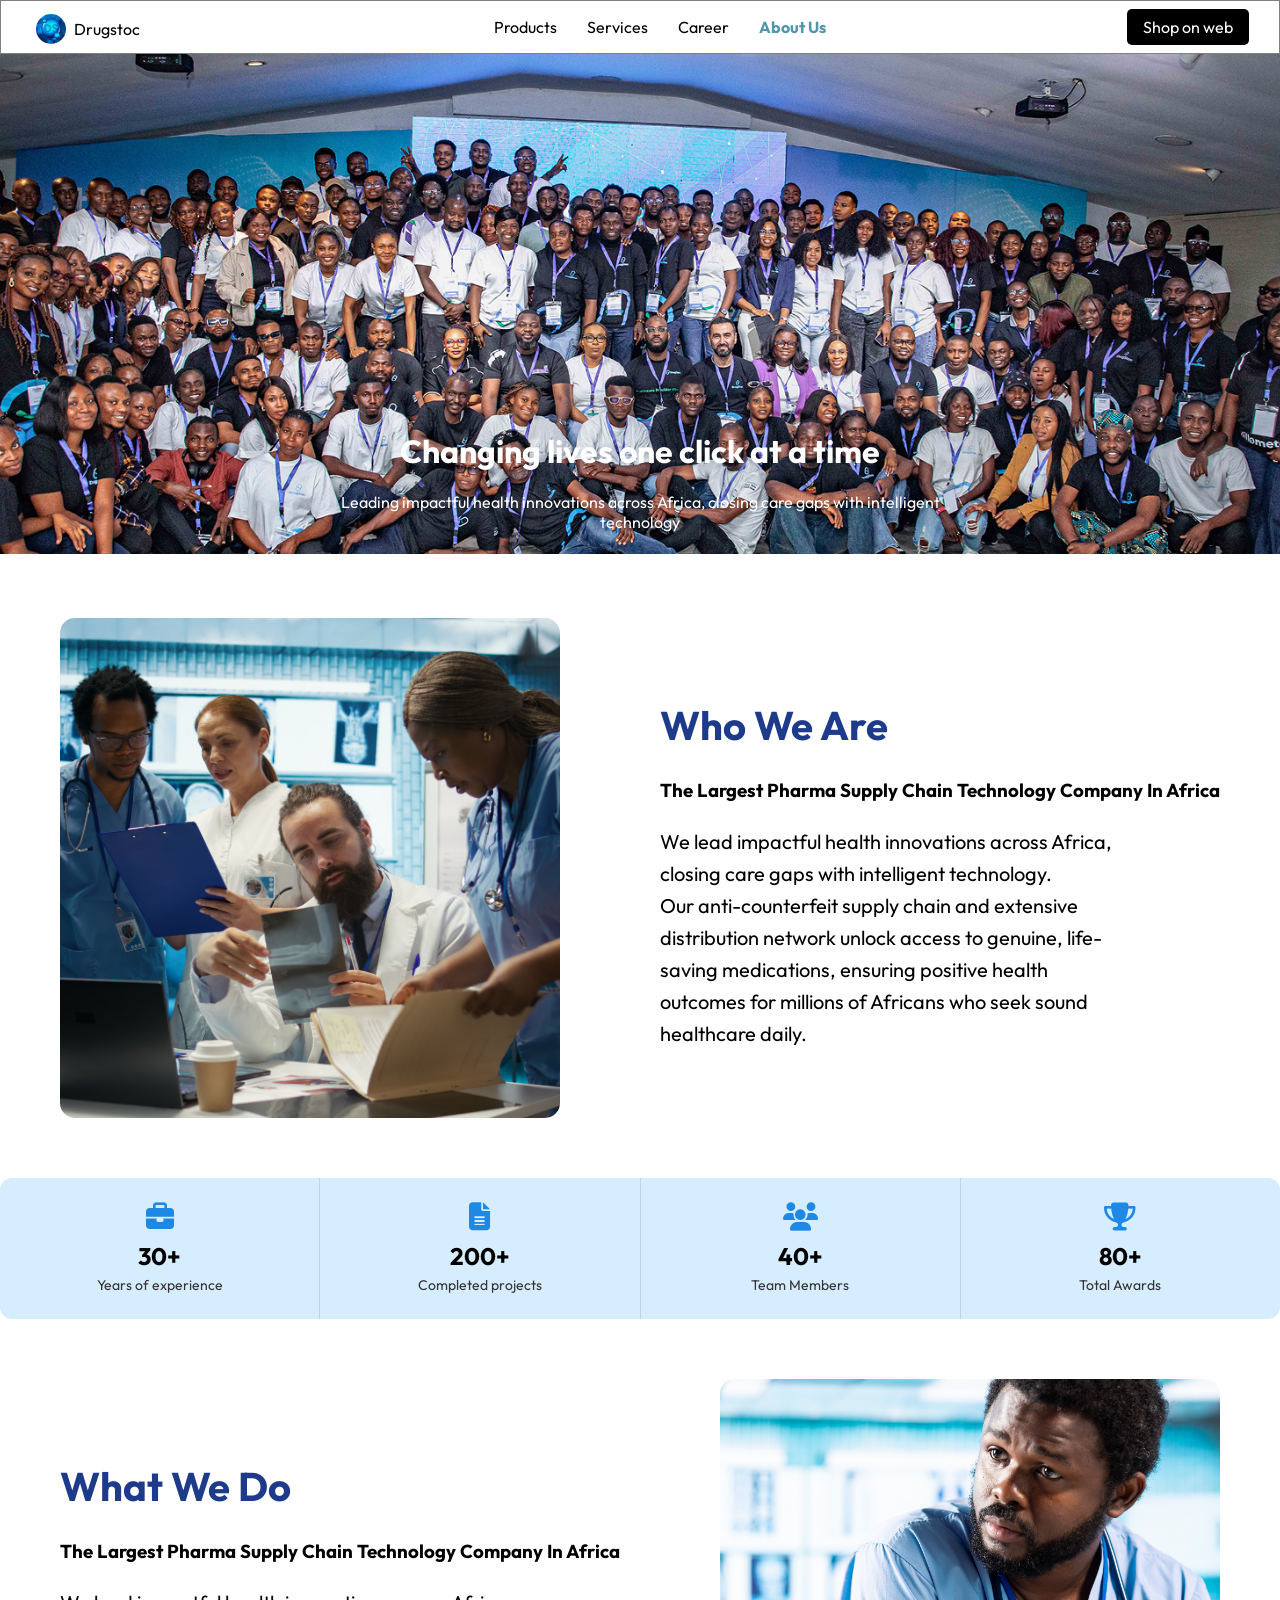
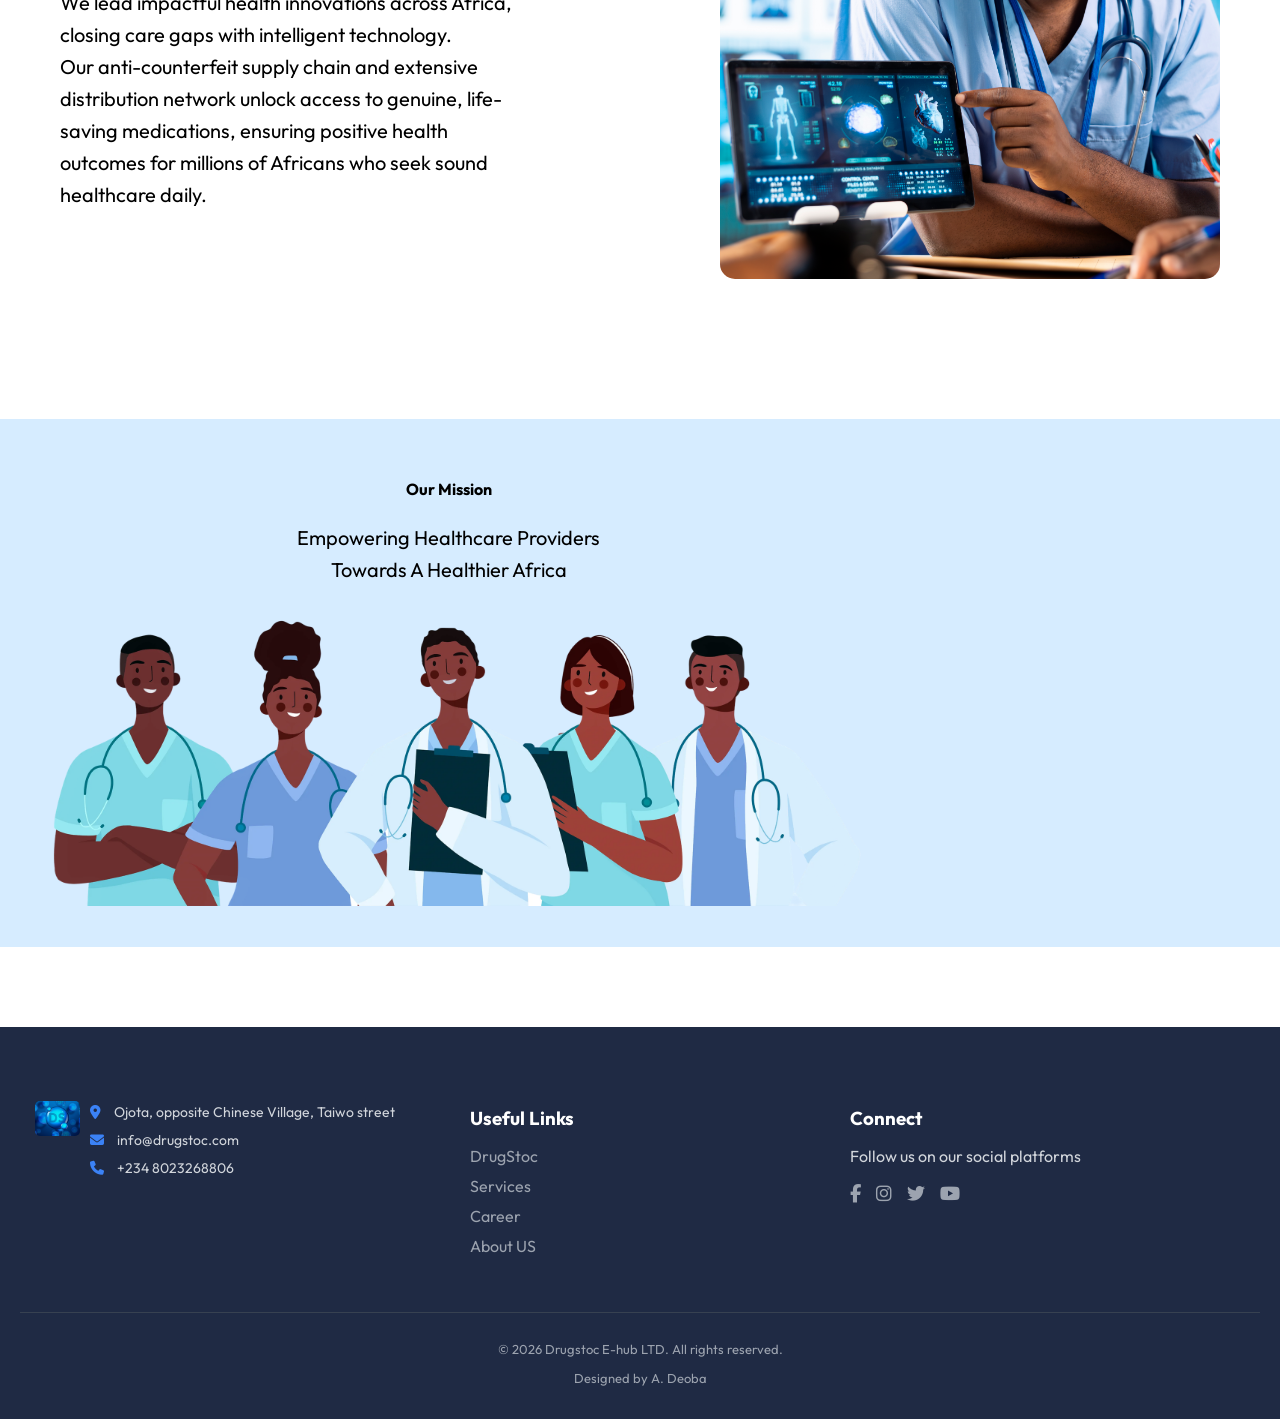
<file: About Us.html>
<!DOCTYPE html>
<html lang="en">
<head>
    <meta charset="UTF-8">
    <meta name="viewport" content="width=device-width, initial-scale=1.0">
    <title>DrugStoc/About US</title>
    <link rel="shortcut icon" href="images/freepik__talk__6932.png" type="image/x-icon">
    <link rel="stylesheet" href="https://cdnjs.cloudflare.com/ajax/libs/font-awesome/6.5.0/css/all.min.css">
    <link rel="stylesheet" href="About Us.css">


    
<link rel="preconnect" href="https://fonts.googleapis.com">
<link rel="preconnect" href="https://fonts.gstatic.com" crossorigin>
<link href="https://fonts.googleapis.com/css2?family=Outfit:wght@100..900&display=swap" rel="stylesheet">
</head>
<body>
    <nav>

            <!-- HAMBURGER ICON -->
  <div class="menu-toggle" id="menu-toggle">
    <span></span>
    <span></span>
    <span></span>
  </div>

    
  <ul class="nav-links"    id="nav-links">
  

    <li class="logo">
      <a href="index.html">
        <img src="images/freepik__talk__6932.png" alt="logo">
        Drugstoc
      </a>
    </li>

    <li class="dropdown">
      <a href="#">Products</a>

      <div class="content">
        <a href="#">DrugStoc E-commerce</a>
        <a href="#">Pillometer</a>
        <a href="#">Dorra</a>
        <a href="#">TheGoodPill</a>
      </div>
    </li>

   
    <li><a href="service.html">Services</a></li>
    <li><a href="career.html">Career</a></li>
    <li><a href="About Us.html" class="active">About Us</a></li>

    <li class="btn1"><a href="#">Shop on web</a></li>

  </ul>

        <script>
  const menuToggle = document.getElementById("menu-toggle");
  const navLinks = document.getElementById("nav-links");

  // toggle menu on hamburger click
  menuToggle.addEventListener("click", (e) => {
    e.stopPropagation(); // prevents immediate close
    navLinks.classList.toggle("active");
    menuToggle.classList.toggle("active");
  });

  // close when clicking outside
  document.addEventListener("click", (e) => {
    const isClickInsideMenu = navLinks.contains(e.target);
    const isClickOnToggle = menuToggle.contains(e.target);

    if (!isClickInsideMenu && !isClickOnToggle) {
      navLinks.classList.remove("active");
      menuToggle.classList.remove("active");
    }
  });

  // optional: close when clicking a link
  navLinks.querySelectorAll("a").forEach(link => {
    link.addEventListener("click", () => {
      navLinks.classList.remove("active");
      menuToggle.classList.remove("active");
    });
  });
</script>
</nav>


<!-- HERO -->
<div class="hero">
  <img src="images/aboutimg4.png">

  <div class="overlay-text">
    <h1>Changing lives one click at a time</h1>
    <p>Leading impactful health innovations across Africa, closing care gaps with intelligent technology</p>
  </div>
</div>
<!-- WHO WE ARE -->
<div class="who-section">

  <div class="page-wrapper">

    <div class="image-slider">
      <img src="images/doctors-nurses-working-healthcare-facility-develop-treatment-protocols.jpg" class="slide active">
      <img src="images/team-young-specialist-doctors-standing-corridor-hospital.jpg" class="slide">
    </div>

    <div class="box1-text">
      <h1>Who We Are</h1>
      <h3>The Largest Pharma Supply Chain Technology Company In Africa</h3>
      <p>
        We lead impactful health innovations across Africa,<br> 
        closing care gaps with intelligent technology.<br>
        Our anti-counterfeit supply chain and extensive <br>
        distribution network unlock access to genuine, life- <br>
        saving medications, ensuring positive health <br>
        outcomes for millions of Africans who seek sound <br>
        healthcare daily.
      </p>
    </div>

  </div>

</div>

<script>
  const slides = document.querySelectorAll(".slide");
  let index = 0;

  setInterval(() => {
    slides[index].classList.remove("active");
    index = (index + 1) % slides.length;
    slides[index].classList.add("active");
  }, 3000); // change every 3 seconds
</script>




<div class="stats-wrapper">

  <div class="stat-box">
    <i class="fas fa-briefcase"></i>
    <h1>30+</h1>
    <p>Years of experience</p>
  </div>

  <div class="stat-box">
    <i class="fas fa-file-alt"></i>
    <h1>200+</h1>
    <p>Completed projects</p>
  </div>

  <div class="stat-box">
    <i class="fas fa-users"></i>
    <h1>40+</h1>
    <p>Team Members</p>
  </div>

  <div class="stat-box">
    <i class="fas fa-trophy"></i>
    <h1>80+</h1>
    <p>Total Awards</p>
  </div>

</div>




<div class="who-section2">

  <div class="page-wrapper2">

    <!-- TEXT -->
    <div class="box2-text">
      <h1>What We Do</h1>
      <h3>The Largest Pharma Supply Chain Technology Company In Africa</h3>
      <p>
        We lead impactful health innovations across Africa,<br> 
        closing care gaps with intelligent technology.<br>
        Our anti-counterfeit supply chain and extensive <br>
        distribution network unlock access to genuine, life- <br>
        saving medications, ensuring positive health <br>
        outcomes for millions of Africans who seek sound <br>
        healthcare daily.
      </p>
    </div>


    <div class="image-slider2">
      <img src="images/african-american-general-practitioner-leading-healthcare-team-cabinet.jpg" class="slide1 active">
      <img src="images/african-american-girl-pays-prescribed-pills-medicaments-pos-terminal.jpg" class="slide1">
    </div>

  </div>

</div>

<script>
  const slides1 = document.querySelectorAll(".slide1");
  let index1 = 0;

  setInterval(() => {
    slides1[index1].classList.remove("active");
    index1 = (index1 + 1) % slides1.length;
    slides1[index1].classList.add("active");
  }, 3000); // change every 3 seconds
</script>















<div class="section-switch">

 
  <div class="section1">
    <div class="box3-text">
      <h3>Our Mission</h3>
      <p>
        Empowering Healthcare Providers<br> 
        Towards A Healthier Africa
      </p>
    </div>
    <div class="img3">
      <img src="images/healthcare.png">
    </div>
  </div>


  <div class="section2">
    <div class="box4-text">
      <h3>Our Vision</h3>
      <p>
        To democratize access to life-saving <br>
        medicines for the next 1 billion Africans.
      </p>
    </div>
    <div class="img4">
      <img src="images/freepik_assistant_1776894005242.png">
    </div>
  </div>

</div>








<footer class="footer">
  <div class="footer-container">

    <!-- LEFT: LOGO + CONTACT -->
    <div class="footer-col">
      <img src="images/freepik__talk__6932.png" alt="company logo" class="logo">

      <ul class="contact-info">
        <li><i class="fas fa-map-marker-alt"></i> Ojota, opposite Chinese Village, Taiwo street</li>
        <li><i class="fas fa-envelope"></i> info@drugstoc.com</li>
        <li><i class="fas fa-phone"></i> +234 8023268806</li>
      </ul>
    </div>

    <!-- MIDDLE: LINKS -->
    <div class="footer-col">
      <h3>Useful Links</h3>
      <ul>
        <li><a href="index.html">DrugStoc</a></li>
        <li><a href="service.html">Services</a></li>
        <li><a href="career.html">Career</a></li>
        <li><a href="About US.html">About US</a></li>
      </ul>
    </div>

    <!-- RIGHT: SOCIALS -->
    <div class="footer-col">
      <h3>Connect</h3>
      <p>Follow us on our social platforms</p>

      <div class="socials">
        <a href="#"><i class="fab fa-facebook-f"></i></a>
        <a href="#"><i class="fab fa-instagram"></i></a>
        <a href="#"><i class="fab fa-twitter"></i></a>
        <a href="#"><i class="fab fa-youtube"></i></a>
      </div>
    </div>

  </div>

  <!-- BOTTOM BAR -->
  <div class="footer-bottom">
    <p>© 2026 Drugstoc E-hub LTD. All rights reserved.</p>
    <p>Designed by A. Deoba</p>
  </div>
</footer>





</body>
</html>
</file>
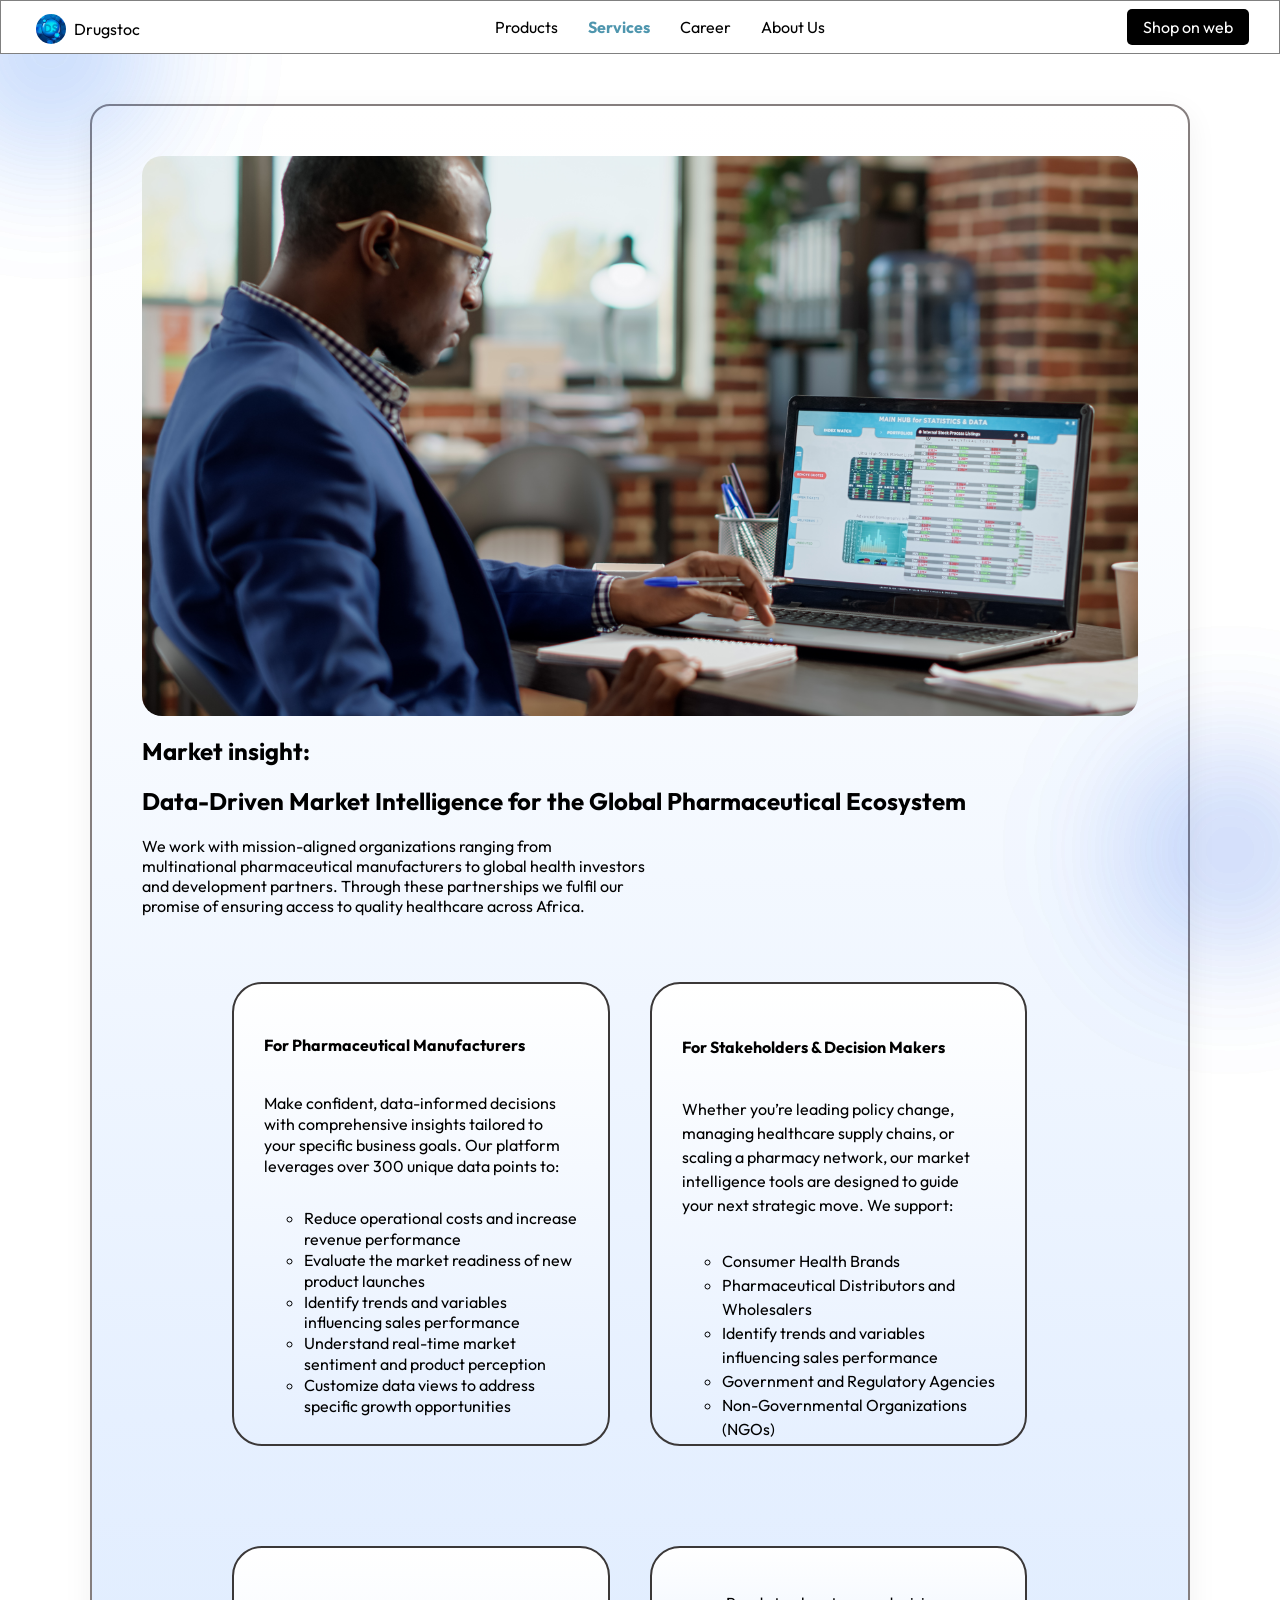
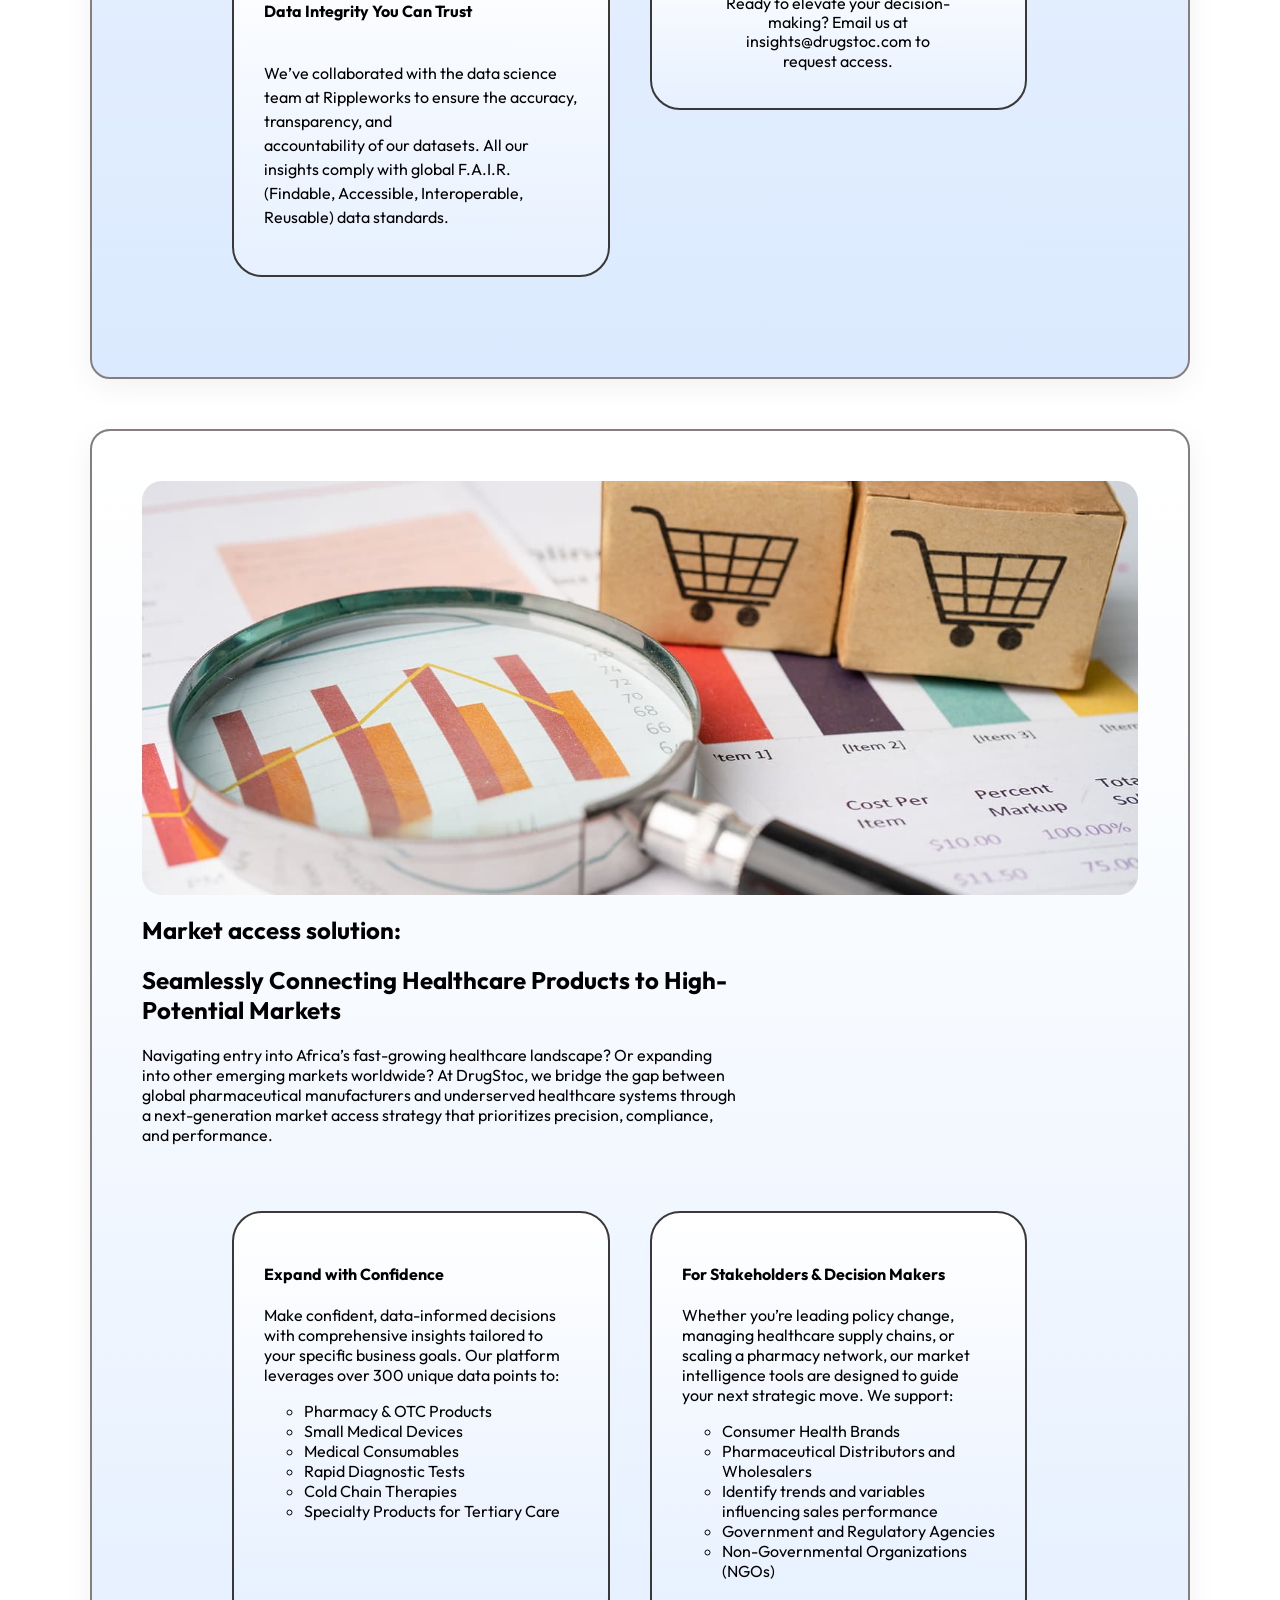
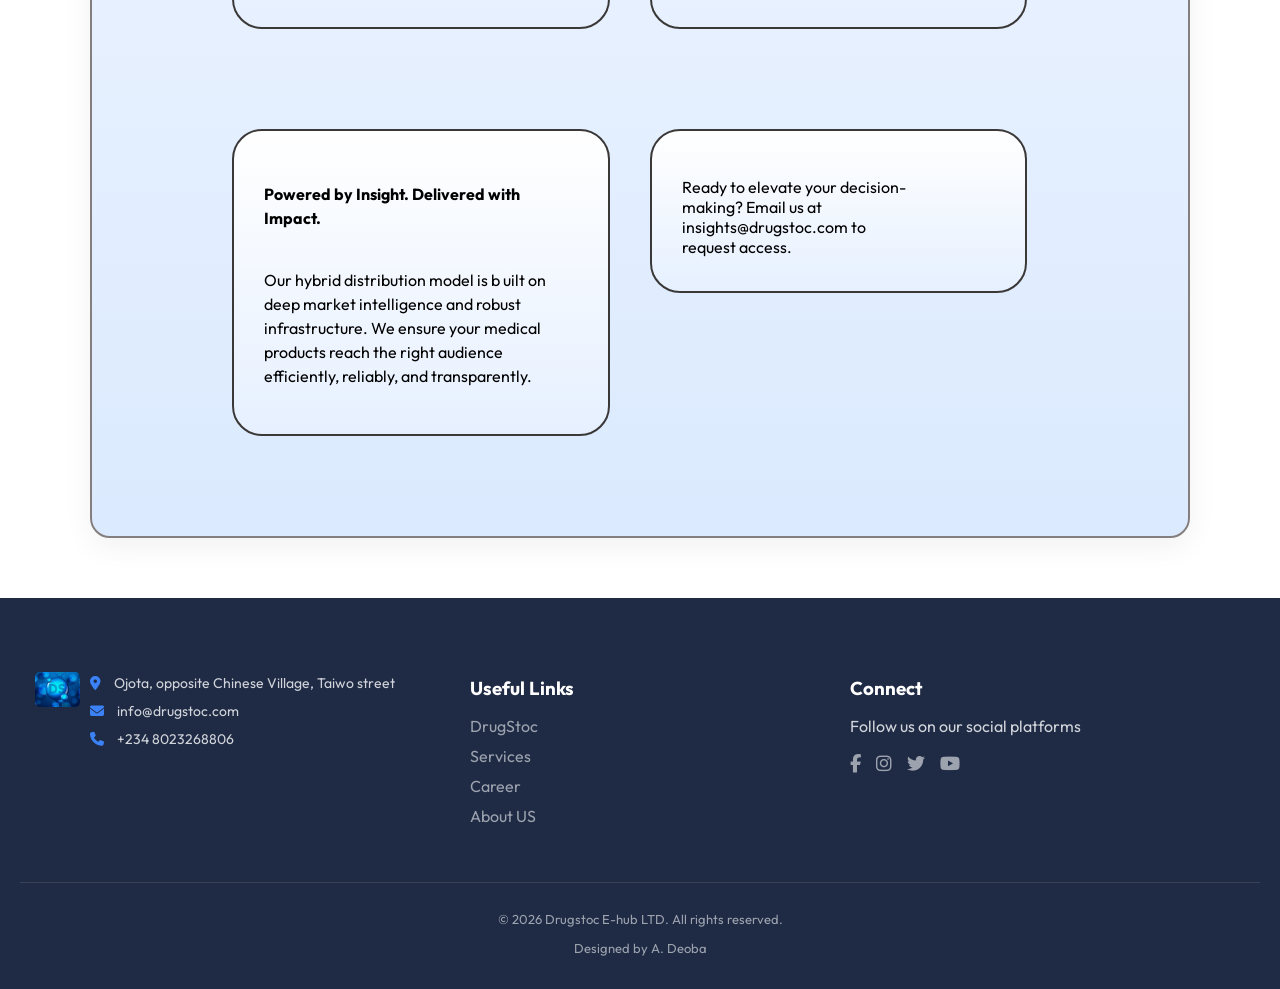
<file: service.html>
<!DOCTYPE html>
<html lang="en">
<head>
    <meta charset="UTF-8">
    <meta name="viewport" content="width=device-width, initial-scale=1.0">
    <title>DrugStoc/Service</title>
    <link rel="shortcut icon" href="images/freepik__talk__6932.png" type="image/x-icon">
    <link rel="stylesheet" href="service.css">
    <link rel="stylesheet" href="https://cdnjs.cloudflare.com/ajax/libs/font-awesome/6.5.0/css/all.min.css">


    
<link rel="preconnect" href="https://fonts.googleapis.com">
<link rel="preconnect" href="https://fonts.gstatic.com" crossorigin>
<link href="https://fonts.googleapis.com/css2?family=Outfit:wght@100..900&display=swap" rel="stylesheet">
</head>
<body>
    <!--
    <div class="header">
  <header>
    <div class="logo-title">
      <img src="images/freepik__talk__6932.png">
      <h1>Drugstoc E-hub Limited</h1>
    </div>
  </header>
</div>
-->
<nav>


    <!-- HAMBURGER ICON -->
  <div class="menu-toggle" id="menu-toggle">
    <span></span>
    <span></span>
    <span></span>
  </div>

    
  <ul class="nav-links"    id="nav-links">

    <li class="logo">
      <a href="index.html">
        <img src="images/freepik__talk__6932.png" alt="logo">
        Drugstoc
      </a>
    </li>

    <li class="dropdown">
      <a href="#">Products</a>

      <div class="content">
        <a href="#">DrugStoc E-commerce</a>
        <a href="#">Pillometer</a>
        <a href="#">Dorra</a>
        <a href="#">TheGoodPill</a>
      </div>
    </li>


    <li><a href="service.html" class="active">Services</a></li>
    <li><a href="career.html">Career</a></li>
    <li><a href="About Us.html">About Us</a></li>

    <li class="btn1"><a href="#">Shop on web</a></li>

  </ul>
    <script>
  const menuToggle = document.getElementById("menu-toggle");
  const navLinks = document.getElementById("nav-links");

  // toggle menu on hamburger click
  menuToggle.addEventListener("click", (e) => {
    e.stopPropagation(); // prevents immediate close
    navLinks.classList.toggle("active");
    menuToggle.classList.toggle("active");
  });

  // close when clicking outside
  document.addEventListener("click", (e) => {
    const isClickInsideMenu = navLinks.contains(e.target);
    const isClickOnToggle = menuToggle.contains(e.target);

    if (!isClickInsideMenu && !isClickOnToggle) {
      navLinks.classList.remove("active");
      menuToggle.classList.remove("active");
    }
  });

  // optional: close when clicking a link
  navLinks.querySelectorAll("a").forEach(link => {
    link.addEventListener("click", () => {
      navLinks.classList.remove("active");
      menuToggle.classList.remove("active");
    });
  });
</script>
</nav>



  


<div class="box">
    <div class="box-img">
  <img src="images/financial-analyst-following-real-time-stock-market-exchange-forex-global-trade-report-male-broker-analyzing-currency-statistics-with-profit-buy-sell-hedge-fund-index-money.jpg">
    </div>
   
   <div class="box1-text1">
    <h2>Market insight:</h2>
    <h2>Data-Driven Market Intelligence for the Global Pharmaceutical Ecosystem</h2>
    <p>We work with mission-aligned organizations ranging from <br>
    multinational pharmaceutical manufacturers to global health investors <br>
    and development partners. Through these partnerships we fulfil our <br>
    promise of ensuring access to quality healthcare across Africa.</p>
   </div>

    

   <div class="page-wrapper">
    <div class="box1">
   <div class="box1-text2">
    <h4>For Pharmaceutical Manufacturers</h4>
     <p>Make confident, data-informed decisions <br>
        with comprehensive insights tailored to <br>
        your specific business goals. Our platform <br>
        leverages over 300 unique data points to:
    </p>
    <ol style="list-style-type: circle;">
        <li>Reduce operational costs and increase revenue performance</li>
        <li>Evaluate the market readiness of new product launches</li>
        <li>Identify trends and variables influencing sales performance</li>
        <li>Understand real-time market sentiment and product perception</li>
        <li>Customize data views to address specific growth opportunities</li>
    </ol>
   </div>
    </div>

    <div class="box2">
    <div class="box1-text3">
    <h4>For Stakeholders & Decision Makers</h4>
     <p>Whether you’re leading policy change,<br>
        managing healthcare supply chains, or <br>
        scaling a pharmacy network, our market <br>
        intelligence tools are designed to guide <br>
        your next strategic move. We support:
    </p>
    <ol style="list-style-type: circle;">
        <li>Consumer Health Brands</li>
        <li>Pharmaceutical Distributors and Wholesalers</li>
        <li>Identify trends and variables influencing sales performance</li>
        <li>Government and Regulatory Agencies</li>
        <li>Non-Governmental Organizations (NGOs)</li>
    </ol>
   </div>
    </div>

   </div> 

    
   
    <div class="page-wrapper2">
     <div class="box3">
    <div class="box1-text4">
    <h4>Data Integrity You Can Trust</h4>
     <p>We’ve collaborated with the data science <br>
        team at Rippleworks to ensure the accuracy, transparency, and <br>
        accountability of our datasets. All our <br>
        insights comply with global F.A.I.R. <br>
        (Findable, Accessible, Interoperable, <br>
        Reusable) data standards.<br>
    </p>
   </div>
    </div>

   <div class="box4">
    <div class="box1-text5">
    <p>Ready to elevate your decision- <br>
        making? Email us at <br>
        insights@drugstoc.com to <br>

        request access.</p>
    </div>
    
   </div>
    </div>



</div>





<div>

    <div class="box02"> 
    <div class=box02-img>
  <img src="images/Drugstocservicesimg2.jpg">
    </div>

   <div class="box2-text1">
    <h2>Market access solution:</h2>
    <h2>Seamlessly Connecting Healthcare Products to High-<br>
        Potential Markets</h2>
    <p>Navigating entry into Africa’s fast-growing healthcare landscape? Or expanding <br>
        into other emerging markets worldwide? At DrugStoc, we bridge the gap between <br>
        global pharmaceutical manufacturers and underserved healthcare systems through <br>
        a next-generation market access strategy that prioritizes precision, compliance, <br>
        and performance.</p>
   </div>


   <div class="page-wrapper3">
    <div class="box5">
    <div class="box2-text2">
    <h4>Expand with Confidence</h4>
     <p>Make confident, data-informed decisions <br>
        with comprehensive insights tailored to <br>
        your specific business goals. Our platform <br>
        leverages over 300 unique data points to:
    </p>
    <ol style="list-style-type: circle;">
        <li>Pharmacy & OTC Products</li>
        <li>Small Medical Devices</li>
        <li>Medical Consumables</li>
        <li>Rapid Diagnostic Tests</li>
        <li>Cold Chain Therapies</li>
        <li>Specialty Products for Tertiary Care</li>
    </ol>
   </div>
   </div>
   

    <div class="box6">
    <div class="box2-text3">
    <h4>For Stakeholders & Decision Makers</h4>
     <p>Whether you’re leading policy change,<br>
        managing healthcare supply chains, or <br>
        scaling a pharmacy network, our market <br>
        intelligence tools are designed to guide <br>
        your next strategic move. We support:
    </p>
    <ol style="list-style-type: circle;">
        <li>Consumer Health Brands</li>
        <li>Pharmaceutical Distributors and Wholesalers</li>
        <li>Identify trends and variables influencing sales performance</li>
        <li>Government and Regulatory Agencies</li>
        <li>Non-Governmental Organizations (NGOs)</li>
    </ol>
   </div>
</div>
</div>

    
    <div class="page-wrapper4">
    <div class="box7">
    <div class="box7-text4">
    <h4>Powered by Insight. Delivered with Impact.</h4>
     <p>Our hybrid distribution model is b uilt on deep market intelligence and robust <br>
        infrastructure. We ensure your medical products reach the right audience <br>
        efficiently, reliably, and transparently.</p>
   </div>
    </div>
    

    <div class="box8">
   <div  class=box2-text5>
    <p>Ready to elevate your decision-<br>
        making? Email us at <br>
        insights@drugstoc.com to <br>
        request access.</p>
   </div>
    </div>
    </div>



</div>





<footer class="footer">
  <div class="footer-container">

    <!-- LEFT: LOGO + CONTACT -->
    <div class="footer-col">
      <img src="images/freepik__talk__6932.png" alt="company logo" class="logo">

      <ul class="contact-info">
        <li><i class="fas fa-map-marker-alt"></i> Ojota, opposite Chinese Village, Taiwo street</li>
        <li><i class="fas fa-envelope"></i> info@drugstoc.com</li>
        <li><i class="fas fa-phone"></i> +234 8023268806</li>
      </ul>
    </div>

    <!-- MIDDLE: LINKS -->
    <div class="footer-col">
      <h3>Useful Links</h3>
      <ul>
        <li><a href="index.html">DrugStoc</a></li>
        <li><a href="service.html">Services</a></li>
        <li><a href="career.html">Career</a></li>
        <li><a href="About US.html">About US</a></li>
      </ul>
    </div>

    <!-- RIGHT: SOCIALS -->
    <div class="footer-col">
      <h3>Connect</h3>
      <p>Follow us on our social platforms</p>

      <div class="socials">
        <a href="#"><i class="fab fa-facebook-f"></i></a>
        <a href="#"><i class="fab fa-instagram"></i></a>
        <a href="#"><i class="fab fa-twitter"></i></a>
        <a href="#"><i class="fab fa-youtube"></i></a>
      </div>
    </div>

  </div>

  <!-- BOTTOM BAR -->
  <div class="footer-bottom">
    <p>© 2026 Drugstoc E-hub LTD. All rights reserved.</p>
    <p>Designed by A. Deoba</p>
  </div>
</footer>


</body>
</html>
</file>
<file: About Us.css>
* {
      font-family: "Outfit", sans-serif;
}


body{
    margin: 0;
}
nav {
  position: sticky;
  top: 0;
  z-index: 2000;
  border: 0.7px solid gray;
  background-color: white;
}


nav a.active {
  color: rgb(79, 150, 174);
  font-weight: bold;
}

.nav-links {
  display: flex;
  align-items: center;
  justify-content: center;
  list-style: none;
  gap: 30px;
  position: relative;
  height: auto;
}

.logo a {
  display: flex;
  align-items: center;
  gap: 8px; /* space between image and text */
  text-decoration: none;
  color: inherit;
}

.logo img {
  width: 30px;   /* adjust size */
  height: 30px;
  object-fit: cover;
  border-radius: 50%;
}
.logo a:hover {
  opacity: 0.8;
}

/* Move logo to the left */
.logo {
  position: absolute;
  left: 30px;
}

/* Move button to the right */
.btn1 {
  position: absolute;
  right: 30px;
}

/* Optional styling */
.nav-links a {
  text-decoration: none;
  color: black;
}

.btn1 a {
  padding: 8px 16px;
  background: black;
  color: white;
  border-radius: 5px;
}
.btn1 a:hover {
     opacity: 0.8;
}


/* DROPDOWN */
.dropdown {
  position: relative;
  z-index: 1000;
}

/* DROPDOWN MENU */
.dropdown .content {
  display: none;
  position: absolute;
  top: 100%;
  left: 0;

  background: white;
  min-width: 200px;
  box-shadow: 0 10px 25px rgba(0,0,0,0.1);
  border-radius: 8px;
  overflow: hidden;
}

/* SHOW ON HOVER */
.dropdown:hover .content {
  display: block;
}

/* DROPDOWN LINKS */
.dropdown .content a {
  display: block;
  padding: 12px 15px;
  color: #333;
  text-decoration: none;
}

.dropdown .content a:hover {
  background: #f1f5f9;
}

/* HAMBURGER */
.menu-toggle {
  display: none;
  flex-direction: column;
  cursor: pointer;
  position: absolute;
  right: 20px;
  top: 15px;
  z-index: 3000;
}

.menu-toggle span {
  height: 3px;
  width: 25px;
  background: black;
  margin: 4px 0;
  display: block;
}

/* MOBILE */
@media (max-width: 768px) {

  .menu-toggle {
    display: flex;
  }

  .nav-links {
    position: fixed;
    top: 0;
    right: -100%;
    height: 350px;
    width: 250px;
    background: white;
    flex-direction: column;
    align-items: flex-start;
    padding: 60px 20px;
    gap: 20px;
    transition: 0.3s;
  }

  .nav-links.active {
    right: 0;
  }

  .logo {
    position: static;
  }

  .btn1 {
    position: static;
  }
}








/* HERO */
    .hero {
      margin-top: 0px;
      position: relative;
    }

    .hero img {
      width: 100%;
      height: 500px;
      object-fit: cover;
    }

 

.overlay-text {
  position: absolute;
  bottom: 10px;        /* pushes it to the base */
  left: 50%;
  transform: translateX(-50%); /* centers horizontally */

  text-align: center;
  color: white;
  max-width: 700px;
}

.overlay-text h1 {
  font-size: 2rem;
}

.overlay-text p {
  font-size: 1rem;
} 


/* LAYOUT */
.page-wrapper {
  display: flex;
  align-items: center;
  justify-content: space-between;
  gap: 40px;
  padding: 60px;
  flex-wrap: wrap;
}

/* IMAGE CONTAINER */
.image-slider {
  position: relative;
  width: 500px;
  height: 500px;
  overflow: hidden;
  border-radius: 15px;
}

/* IMAGES */
.slide {
  position: absolute;
  width: 100%;
  height: 100%;
  object-fit: cover;

  opacity: 0;
  transition: opacity 1s ease;
}

/* ACTIVE IMAGE */
.slide.active {
  opacity: 1;
}

/* TEXT */
.box1-text {
  max-width: 700px;
  line-height: 1.6;
}

.box1-text h1 {
  color: #1E3A8A;
  margin-bottom: 10px;
  font-size: 40px;
}

.box1-text p {
  font-size: 20px;
  line-height: 1.6;
}






.stats-wrapper {
  display: flex;
  width: 100%;
  max-width: 1500px;
  margin-top: auto;
  border-radius: 12px;
  overflow: hidden; /* KEY for joined look */
  
}

/* EACH BOX */
.stat-box {
  flex: 1;
  background: #d6ecff;
  text-align: center;
  padding: 25px 10px;

  display: flex;
  flex-direction: column;
  justify-content: center;
  align-items: center;

  border-right: 1px solid rgba(0,0,0,0.1);
}

/* remove last border */
.stat-box:last-child {
  border-right: none;
}

.stat-box i {
  font-size: 28px;
  color: #1e88e5;
  margin-bottom: 10px;
}

.stat-box h1 {
  margin: 0;
  font-size: 24px;
}

.stat-box p {
  margin: 5px 0 0;
  font-size: 14px;
  color: #333;
}












.page-wrapper2 {
  display: flex;
  align-items: center;
  justify-content: space-between;
  gap: 40px;
  padding: 60px;
  flex-wrap: wrap;
}

/* IMAGE SLIDER */
.image-slider2 {
  position: relative;
  width: 500px;
  height: 500px;
  overflow: hidden;
  border-radius: 15px;
}

/* SLIDES */
.slide1 {
  position: absolute;
  width: 100%;
  height: 100%;
  object-fit: cover;

  opacity: 0;
  transition: opacity 1s ease;
}

.slide1.active {
  opacity: 1;
}

/* TEXT */
.box2-text {
  max-width: 700px;
  line-height: 1.6;
}

.box2-text h1 {
  color: #1E3A8A;
  margin-bottom: 10px;
  font-size: 40px;
}

.box2-text p {
  font-size: 20px;
  line-height: 1.6;
}






.section-switch {
  width: 100%;
  min-height: 500px;
  margin: 80px 0;
  overflow: hidden;

  display: flex;              /* ✅ FIX: enables proper layout */
  justify-content: center;
  align-items: center;

  position: relative;
  background: #d6ecff;
}

.section1,
.section2 {
  transition: opacity 0.5s ease, transform 0.5s ease;
}

/* initial states */
.section1 {
  opacity: 1;
  transform: translateY(0);
}

.section2 {
  opacity: 0;
  transform: translateY(20px); /* 👈 slight offset */
}

/* hover */
.section-switch:hover .section1 {
  opacity: 0;
  transform: translateY(-20px);
}

.section-switch:hover .section2 {
  opacity: 1;
  transform: translateY(0);
}
/* IMAGE CONTAINERS */
.img3,
.img4 {
  width: 100%;
  height: auto;

  display: flex;
  justify-content: center;
  align-items: center;
}

/* IMAGES */
.img3 img,
.img4 img {
   width: 100%;
  max-width: 100%;   /* prevents overflow */
  height: auto;
  object-fit: contain;
}
/* TEXTS */
.box3-text {
  line-height: 1.6;
}
.box3-text p {
  font-size: 20px;
  line-height: 1.6;
  text-align: center;
}

.box3-text h3 {
  font-size: 16px;
  line-height: 1.6;
  text-align: center;
}




.box4-text {
  line-height: 1.6;
}
.box4-text p {
  font-size: 20px;
  line-height: 1.6;
  text-align: center;
}

.box4-text h3 {
  font-size: 16px;
  line-height: 1.6;
  text-align: center;
}


@media screen and (max-width: 768px) {
  .section-switch {
    min-height: auto;
    padding: 20px;
  }

  .img3 img,
  .img4 img {
    max-width: 300px;
  }

  .box3-text p,
  .box4-text p {
    font-size: 16px;
  }
}

























.footer {
  background: #1f2a44; /* cleaner corporate navy */
  color: #d1d5db;
  padding: 60px 20px 20px;
  font-family: 'Segoe UI', sans-serif;
}

/* CONTAINER */
.footer-container {
  display: flex;
  flex-wrap: wrap;
  justify-content: space-between;
  gap: 40px;
  max-width: 1100px;
  margin: 0 auto;
}

/* COLUMNS */
.footer-col {
  flex: 1 1 250px;
}

/* LOGO */
.logo {
  width: 45px;
  height: 35px;
  object-fit: cover;
  border-radius: 10px;
  padding: 5px;
  margin-top:9px;
}

/* CONTACT */
.contact-info {
  list-style: none;
  padding: 0;
}

.contact-info li {
  margin-bottom: 12px;
  font-size: 14px;
}

.contact-info i {
  margin-right: 10px;
  color: #3b82f6; /* use your blue instead of orange */
}

/* HEADINGS */
.footer-col h3 {
  margin-bottom: 15px;
  color: #fff;
}

/* LINKS */
.footer-col ul {
  list-style: none;
  padding: 0;
}

.footer-col ul li {
  margin-bottom: 10px;
}

.footer-col a {
  text-decoration: none;
  color: #9ca3af;
  transition: 0.3s;
}

.footer-col a:hover {
  color: #3b82f6;
}

/* SOCIALS */
.socials {
  margin-top: 15px;
}

.socials a {
  display: inline-block;
  margin-right: 12px;
  font-size: 18px;
  color: #9ca3af;
  transition: 0.3s;
}

.socials a:hover {
  color: #3b82f6;
}

/* BOTTOM BAR */
.footer-bottom {
  border-top: 1px solid #374151;
  margin-top: 40px;
  padding-top: 15px;
  text-align: center;
  font-size: 13px;
  color: #9ca3af;
}
</file>
<file: service.css>
* {
      font-family: "Outfit", sans-serif;
}


body{
    margin: 0;
    padding: 0;
    overflow-x: hidden;
}


.header{
    text-align: center;
    background-color:#1E3A8A; /* #0B1F3A */
    font-weight: bold;
    font-family: Arial, Helvetica, sans-serif;
    margin-top: 0;
    height: 50px;
    padding: 10px 0;
    padding-bottom: 30px;
}
h1{
    font-weight: 100;
    color: white;
    font-family: Arial, Helvetica, sans-serif;
}

.logo-title{
    display: flex;
    justify-content: center;
    flex-direction: row-reverse;
    align-items: center;
    gap: 12px;
}
.logo-title img{
    width: 50px;
    height: 50px;
    border-radius: 10px;
}
.logo-title h1 {
  margin: 0;
  font-size: 28px;
}


nav {
  position: sticky;
  top: 0;
  z-index: 2000;
  border: 0.7px solid gray;
  background-color: white;
}

nav a.active {
  color: rgb(79, 150, 174);
  font-weight: bold;
}

.nav-links {
  display: flex;
  align-items: center;
  justify-content: center;
  list-style: none;
  gap: 30px;
  position: relative;
  height: auto;
}

.logo a {
  display: flex;
  align-items: center;
  gap: 8px; /* space between image and text */
  text-decoration: none;
  color: inherit;
}

.logo img {
  width: 30px;   /* adjust size */
  height: 30px;
  object-fit: cover;
  border-radius: 50%;
}
.logo a:hover {
  opacity: 0.8;
}

/* Move logo to the left */
.logo {
  position: absolute;
  left: 30px;
}

/* Move button to the right */
.btn1 {
  position: absolute;
  right: 30px;
}

/* Optional styling */
.nav-links a {
  text-decoration: none;
  color: black;
}

.btn1 a {
  padding: 8px 16px;
  background: black;
  color: white;
  border-radius: 5px;
}
.btn1 a:hover {
     opacity: 0.8;
}


/* DROPDOWN */
.dropdown {
  position: relative;
  z-index: 1000;
}

/* DROPDOWN MENU */
.dropdown .content {
  display: none;
  position: absolute;
  top: 100%;
  left: 0;

  background: white;
  min-width: 200px;
  box-shadow: 0 10px 25px rgba(0,0,0,0.1);
  border-radius: 8px;
  overflow: hidden;
}

/* SHOW ON HOVER */
.dropdown:hover .content {
  display: block;
}

/* DROPDOWN LINKS */
.dropdown .content a {
  display: block;
  padding: 12px 15px;
  color: #333;
  text-decoration: none;
}

.dropdown .content a:hover {
  background: #f1f5f9;
}


/* HAMBURGER */
.menu-toggle {
  display: none;
  flex-direction: column;
  cursor: pointer;
  position: absolute;
  right: 20px;
  top: 15px;
  z-index: 3000;
}

.menu-toggle span {
  height: 3px;
  width: 25px;
  background: black;
  margin: 4px 0;
  display: block;
}

/* MOBILE */
@media (max-width: 768px) {

  .menu-toggle {
    display: flex;
  }

  .nav-links {
    position: fixed;
    top: 0;
    right: -100%;
    height: 350px;
    width: 250px;
    background: white;
    flex-direction: column;
    align-items: flex-start;
    padding: 60px 20px;
    gap: 20px;
    transition: 0.3s;
  }

  .nav-links.active {
    right: 0;
  }

  .logo {
    position: static;
  }

  .btn1 {
    position: static;
  }
}




.box {
   max-width: 1100px;   /* instead of width */
  margin: 0 auto;  
  min-height: 700px;
  padding: 50px;
  box-sizing: border-box;

  border: 2px solid rgb(133, 126, 126);
  border-radius: 20px;
  background: linear-gradient(
    to bottom,
    #ffffff 0%,
    #f8fbff 30%,
    #e6f0ff 70%,
    #dbeafe 100%
  );

  border-radius: 20px;
  overflow: hidden; /* keeps glow inside rounded edges */

  box-shadow: 0 8px 30px rgba(0, 0, 0, 0.06);
  transition: all 0.3s ease;
  margin-top: 50px;
}




.box::before {
  content: "";
  position: absolute;
  top: -100px;
  left: -100px;
  width: 300px;
  height: 300px;

  background: radial-gradient(circle, rgba(59,130,246,0.25) 0%, transparent 70%);
  filter: blur(60px);

  z-index: 0;
}

.box > * {
  position: relative;
  z-index: 1;
}

.box::after {
  content: "";
  position: absolute;
  bottom: -100px;
  right: -100px;
  width: 300px;
  height: 300px;

  background: radial-gradient(circle, rgba(37,99,235,0.2) 0%, transparent 70%);
  filter: blur(60px);

  z-index: 0;
}

.box:hover {
  transform: translateY(-5px);
  box-shadow: 0 12px 40px rgba(0, 0, 0, 0.1);
}




.box-img img {
    width: 100%;
    height: auto;
    display: block;
    align-items: left;
    border-radius: 20px;
}

.page-wrapper {
  display: flex;
  flex-wrap: wrap;
  justify-content: flex-start;
  align-items: stretch;
  padding: 50px;
  box-sizing: border-box;
}


.page-wrapper2 {
    display: flex;
  flex-wrap: wrap;
  justify-content: flex-start;
  align-items: stretch;
  padding: 50px;
  box-sizing: border-box;
  
}








.box1 {
  display: flex;
  flex-direction: column;

  width: 35%;
  max-height: 400px;
  margin-left: 40px;
  

  padding: 30px;
  border:2px solid rgb(59, 56, 56);
  border-radius: 30px;
   background: linear-gradient(
    to bottom,
    #ffffff,
    #e6f0ff
  );
  
}

.box1-text2 {
  display: flex;
  flex-direction: column;
  align-items:left;   /* centers everything */
             /* 🔥 THIS controls spacing cleanly */
  text-align: left;
  line-height: 1.3;
}


.box2 {
  display: flex;
  flex-direction: column;

  width: 35%;
  max-height: 400px;
  margin-left: 40px;
  

  padding: 30px;
  border-radius: 30px;
    border:2px solid rgb(59, 56, 56);
   background: linear-gradient(
    to bottom,
    #ffffff,
    #e6f0ff
  );
}

.box1-text3 {
  display: flex;
  flex-direction: column;
  align-items: left;   /* centers everything */
               /* 🔥 THIS controls spacing cleanly */
  text-align: left;
   line-height: 1.5;
}


.box3 {
  display: flex;
  flex-direction: column;

  width: 35%;
  max-height: 400px;
  margin-left: 40px;
  

  padding: 30px;
  border-radius: 30px;
    border:2px solid rgb(59, 56, 56);
   background: linear-gradient(
    to bottom,
    #ffffff,
    #e6f0ff
  );

}


.box1-text4 {
   display: flex;
  flex-direction: column;
  align-items: left;   /* centers everything */
               /* 🔥 THIS controls spacing cleanly */
  text-align: left;
  line-height: 1.5;
}


.box4 {
display: flex;
  flex-direction: column;

  width: 35%;
  height: 100px;
  margin-left: 40px;
  

  padding: 30px;
  border-radius: 30px;
    border:2px solid rgb(59, 56, 56);
   background: linear-gradient(
    to bottom,
    #ffffff,
    #e6f0ff
  );

}




.box1-text5 {
   display: flex;
  flex-direction: column;
  align-items: center;   /* centers everything */
              /* 🔥 THIS controls spacing cleanly */
  text-align: center;
   line-height: 1.2;
}


@media screen and (max-width: 768px) {
  .box1,
  .box2,
  .box3,
  .box4 {
    width: 100%;
    min-width: unset;
    gap: 10px;
    margin-left: 0;
  }

  .page-wrapper,
  .page-wrapper2 {
    flex-direction: column;
    padding: 15px;
  }
}































.box02 {
   max-width: 1100px;   /* instead of width */
  margin: 0 auto;  
  min-height: 700px;
  padding: 50px;
  box-sizing: border-box;

  border: 2px solid rgb(133, 126, 126);
  border-radius: 20px;
  background: linear-gradient(
    to bottom,
    #ffffff 0%,
    #f8fbff 30%,
    #e6f0ff 70%,
    #dbeafe 100%
  );

  border-radius: 20px;
  overflow: hidden; /* keeps glow inside rounded edges */

  box-shadow: 0 8px 30px rgba(0, 0, 0, 0.06);
  transition: all 0.3s ease;
  margin-top: 50px;
}




.box02::before {
  content: "";
  position: absolute;
  top: -100px;
  left: -100px;
  width: 300px;
  height: 300px;

  background: radial-gradient(circle, rgba(59,130,246,0.25) 0%, transparent 70%);
  filter: blur(60px);

  z-index: 0;
}

.box02 > * {
  position: relative;
  z-index: 1;
}

.box02::after {
  content: "";
  position: absolute;
  bottom: -100px;
  right: -100px;
  width: 300px;
  height: 300px;

  background: radial-gradient(circle, rgba(37,99,235,0.2) 0%, transparent 70%);
  filter: blur(60px);

  z-index: 0;
}

.box02:hover {
  transform: translateY(-5px);
  box-shadow: 0 12px 40px rgba(0, 0, 0, 0.1);
  

}
  




.box02-img img {
    width: 100%;
    height: auto;
    display: block;
    align-items: left;
    border-radius: 20px;
}

.page-wrapper3 {
  display: flex;
  flex-wrap: wrap;
  justify-content: flex-start;
  align-items: stretch;
  padding: 50px;
  box-sizing: border-box;
}


.page-wrapper4 {
    display: flex;
  flex-wrap: wrap;
  justify-content: flex-start;
  align-items: stretch;
  padding: 50px;
  box-sizing: border-box;
  
}








.box5 {
  display: flex;
  flex-direction: column;

  width: 35%;
  max-height: 400px;
  margin-left: 40px;

  padding: 30px;
  border:2px solid rgb(59, 56, 56);
  border-radius: 30px;
   background: linear-gradient(
    to bottom,
    #ffffff,
    #e6f0ff
  );
  
}

.box5-text2 {
  display: flex;
  flex-direction: column;
  align-items:left;   /* centers everything */
              /* 🔥 THIS controls spacing cleanly */
  text-align: left;
   line-height: 1.3;
}


.box6 {
  display: flex;
  flex-direction: column;

  width: 35%;
  max-height: 400px;
  margin-left: 40px;

  padding: 30px;
  border-radius: 30px;
    border:2px solid rgb(59, 56, 56);
   background: linear-gradient(
    to bottom,
    #ffffff,
    #e6f0ff
  );
}

.box6-text3 {
  display: flex;
  flex-direction: column;
  align-items: left;   /* centers everything */
               /* 🔥 THIS controls spacing cleanly */
  text-align: left;
   line-height: 1.5;
}


.box7 {
  display: flex;
  flex-direction: column;

  width: 35%;
  max-height: 400px;
  margin-left: 40px;

  padding: 30px;
  border-radius: 30px;
    border:2px solid rgb(59, 56, 56);
   background: linear-gradient(
    to bottom,
    #ffffff,
    #e6f0ff
  );

}


.box7-text4 {
   display: flex;
  flex-direction: column;
  align-items: left;   /* centers everything */
              /* 🔥 THIS controls spacing cleanly */
  text-align: left;
   line-height: 1.5;
}


.box8 {
display: flex;
  flex-direction: column;

  width: 35%;
  height: 100px;
  margin-left: 40px;

  padding: 30px;
  border-radius: 30px;
    border:2px solid rgb(59, 56, 56);
   background: linear-gradient(
    to bottom,
    #ffffff,
    #e6f0ff
  );

}




.box8-text5 {
   display: flex;
  flex-direction: column;
  align-items: center;   /* centers everything */
  gap: 25px;             /* 🔥 THIS controls spacing cleanly */
  text-align: center;
   line-height: 1.5;
}



@media screen and (max-width: 768px) {
  .box5,
  .box6,
  .box7,
  .box8 {
    width: 100%;
    min-width: unset;
    gap: 10px;
    margin-left: 0;
  }

  .page-wrapper3,
  .page-wrapper4 {
    flex-direction: column;
    padding: 15px;
  }
}











.footer {
  background: #1f2a44; /* cleaner corporate navy */
  color: #d1d5db;
  padding: 60px 20px 20px;
  font-family: 'Segoe UI', sans-serif;
  margin-top: 60px;
}

/* CONTAINER */
.footer-container {
  display: flex;
  flex-wrap: wrap;
  justify-content: space-between;
  gap: 40px;
  max-width: 1100px;
  margin: 0 auto;
}

/* COLUMNS */
.footer-col {
  flex: 1 1 250px;
}

/* LOGO */
.logo {
  width: 45px;
  height: 35px;
  object-fit: cover;
  border-radius: 10px;
  padding: 5px;
  margin-top:9px;
}

/* CONTACT */
.contact-info {
  list-style: none;
  padding: 0;
}

.contact-info li {
  margin-bottom: 12px;
  font-size: 14px;
}

.contact-info i {
  margin-right: 10px;
  color: #3b82f6; /* use your blue instead of orange */
}

/* HEADINGS */
.footer-col h3 {
  margin-bottom: 15px;
  color: #fff;
}

/* LINKS */
.footer-col ul {
  list-style: none;
  padding: 0;
}

.footer-col ul li {
  margin-bottom: 10px;
}

.footer-col a {
  text-decoration: none;
  color: #9ca3af;
  transition: 0.3s;
}

.footer-col a:hover {
  color: #3b82f6;
}

/* SOCIALS */
.socials {
  margin-top: 15px;
}

.socials a {
  display: inline-block;
  margin-right: 12px;
  font-size: 18px;
  color: #9ca3af;
  transition: 0.3s;
}

.socials a:hover {
  color: #3b82f6;
}

/* BOTTOM BAR */
.footer-bottom {
  border-top: 1px solid #374151;
  margin-top: 40px;
  padding-top: 15px;
  text-align: center;
  font-size: 13px;
  color: #9ca3af;
}
</file>
